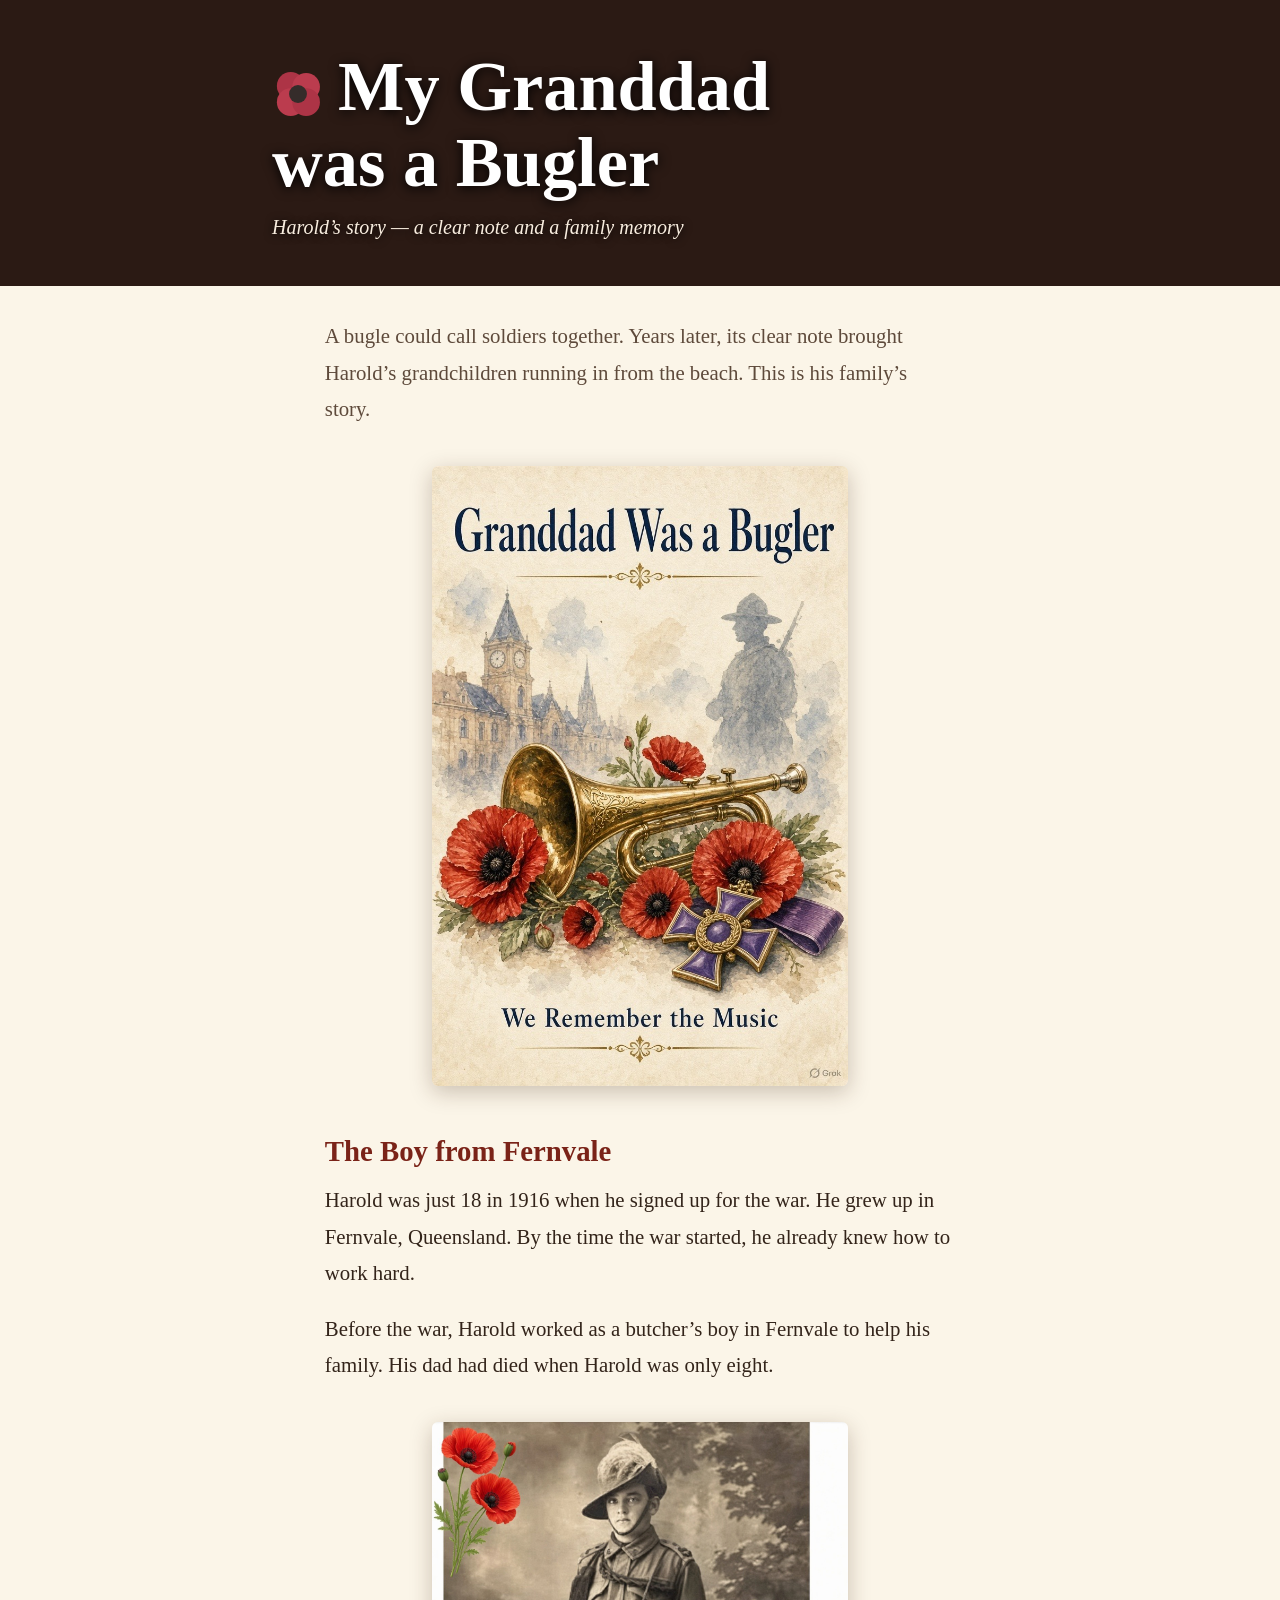
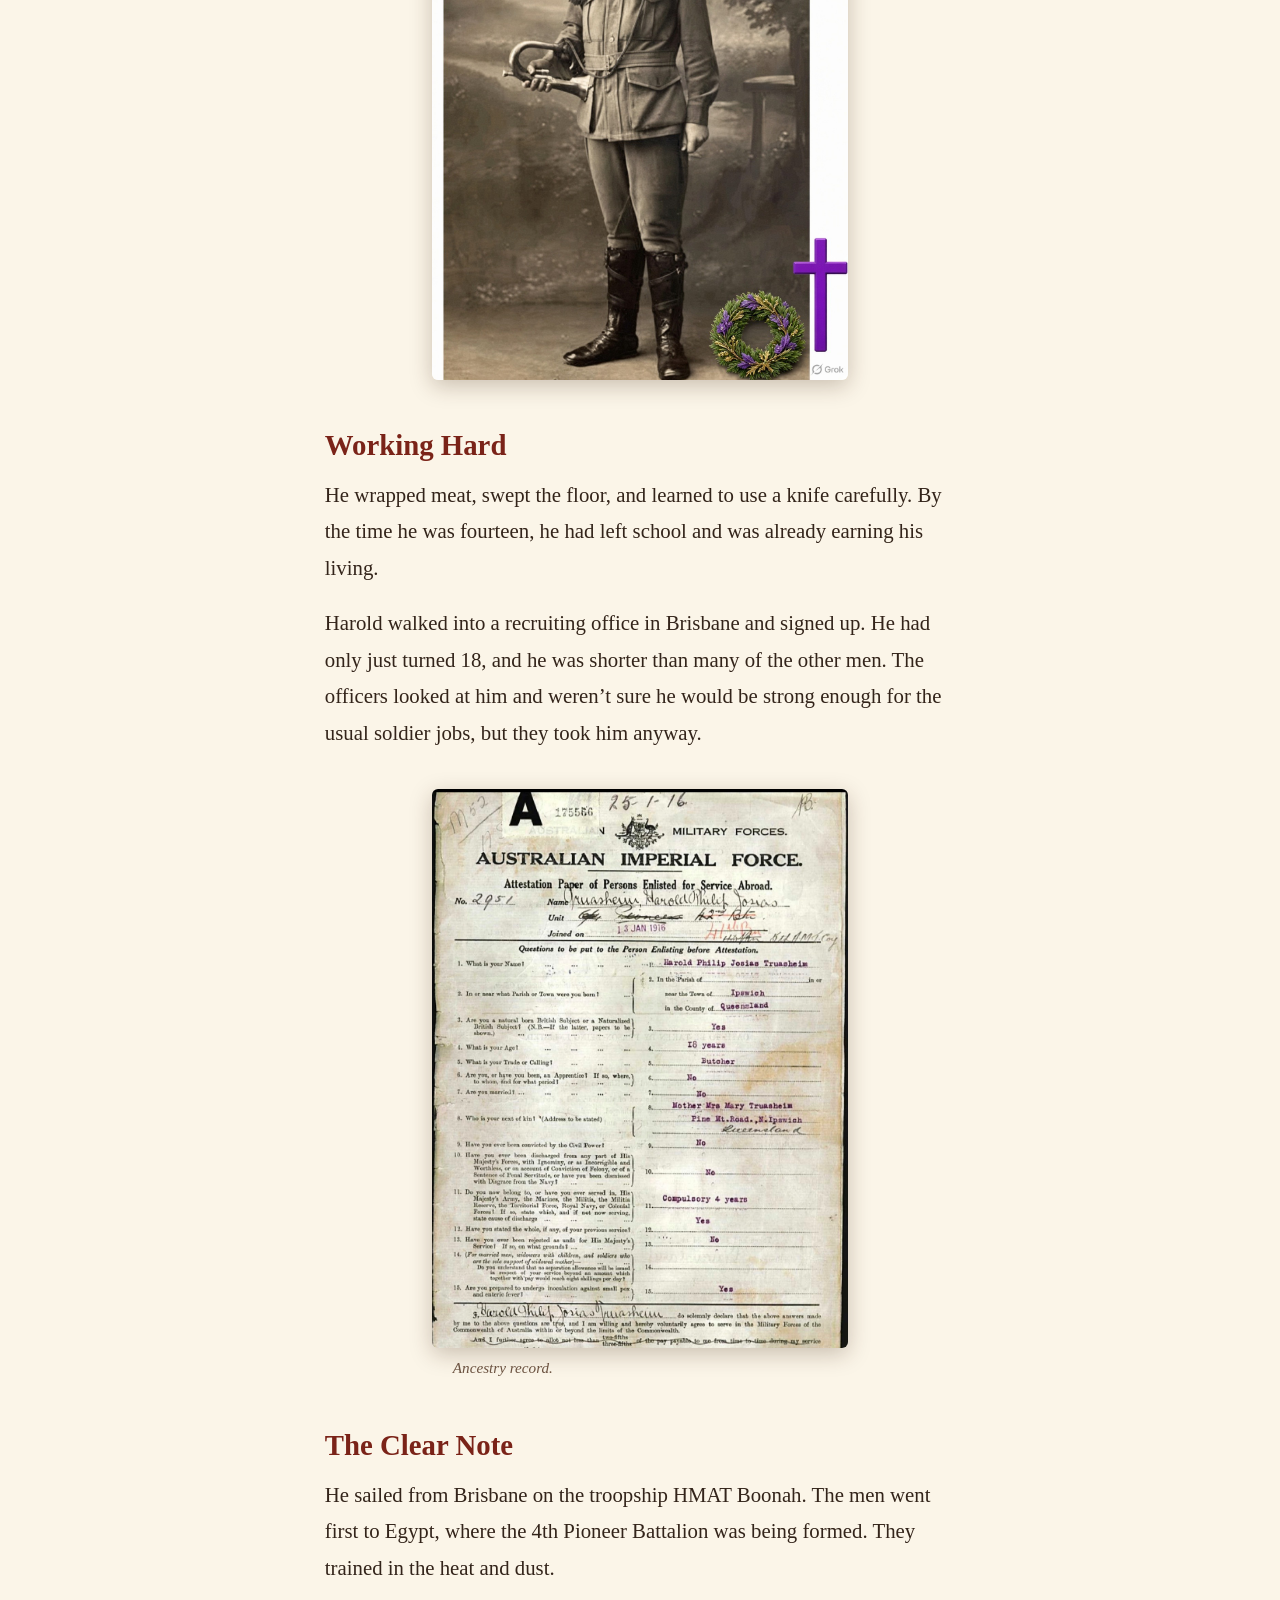
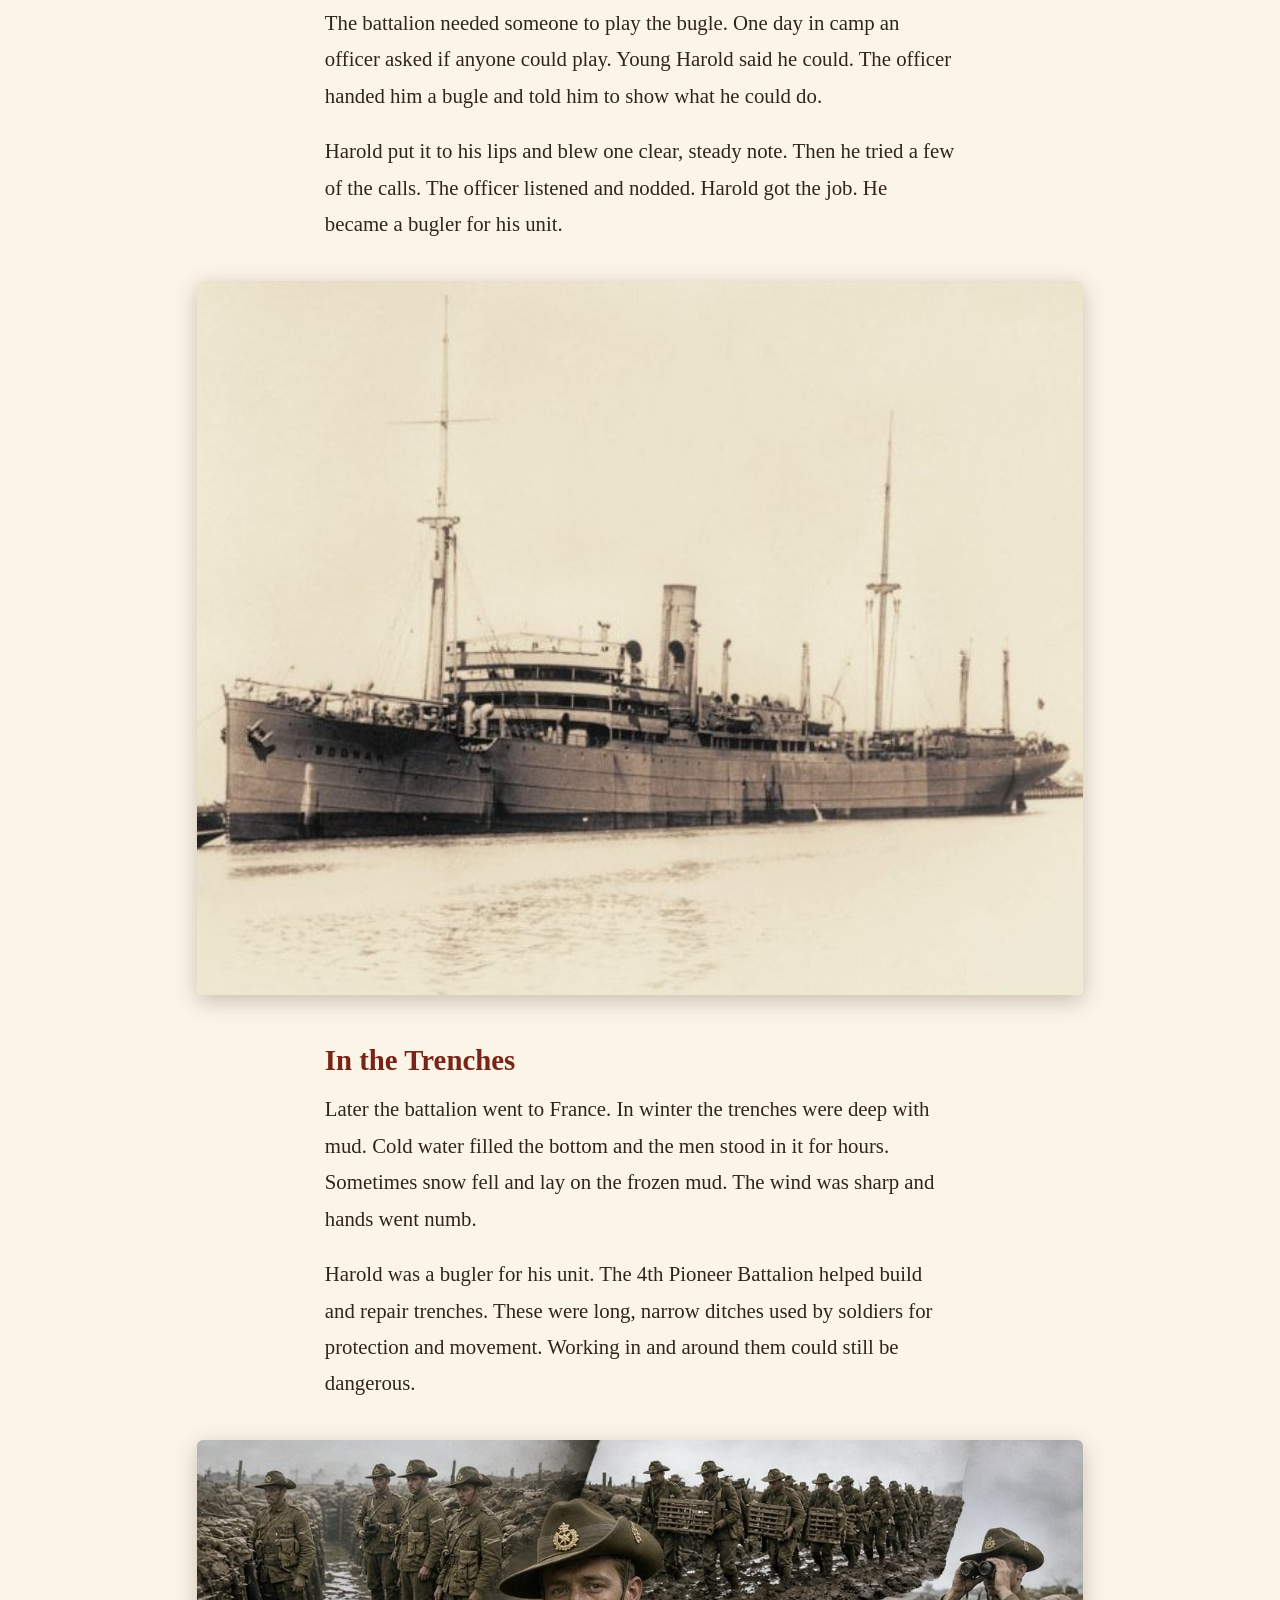
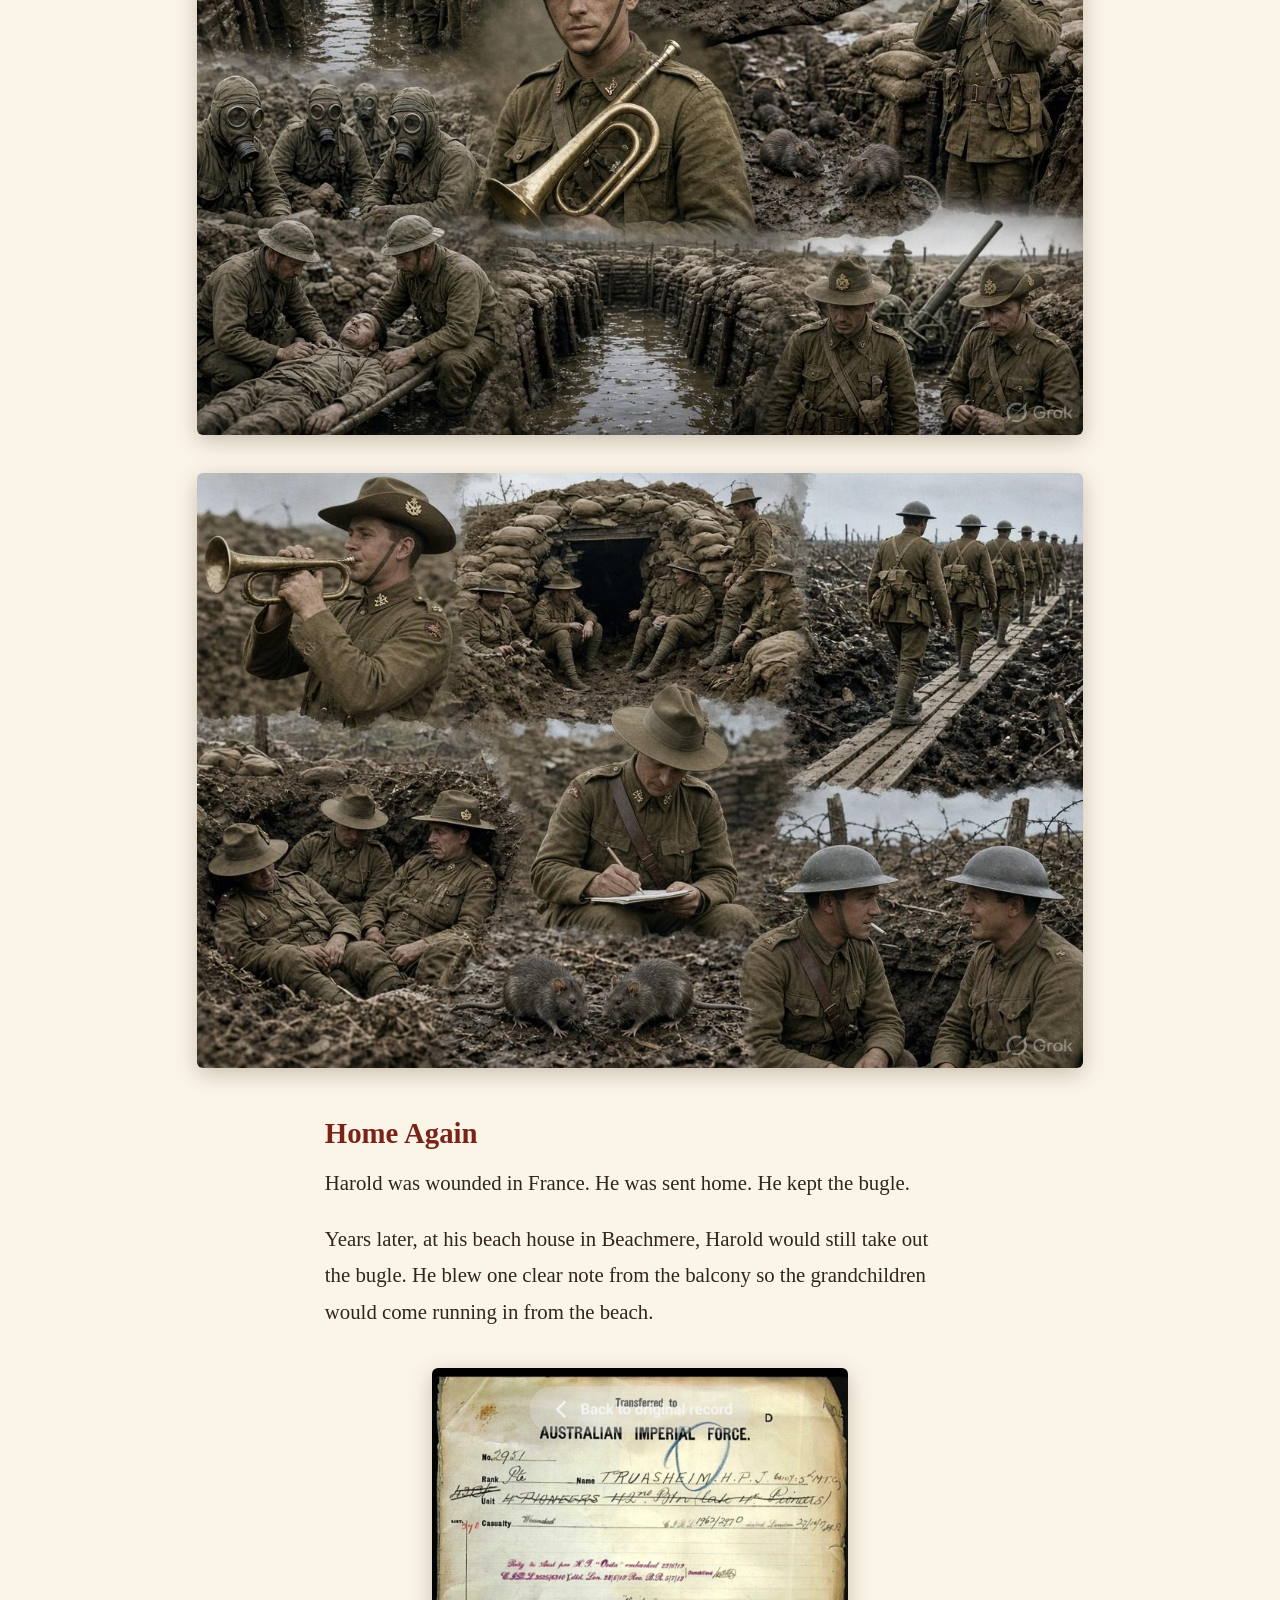
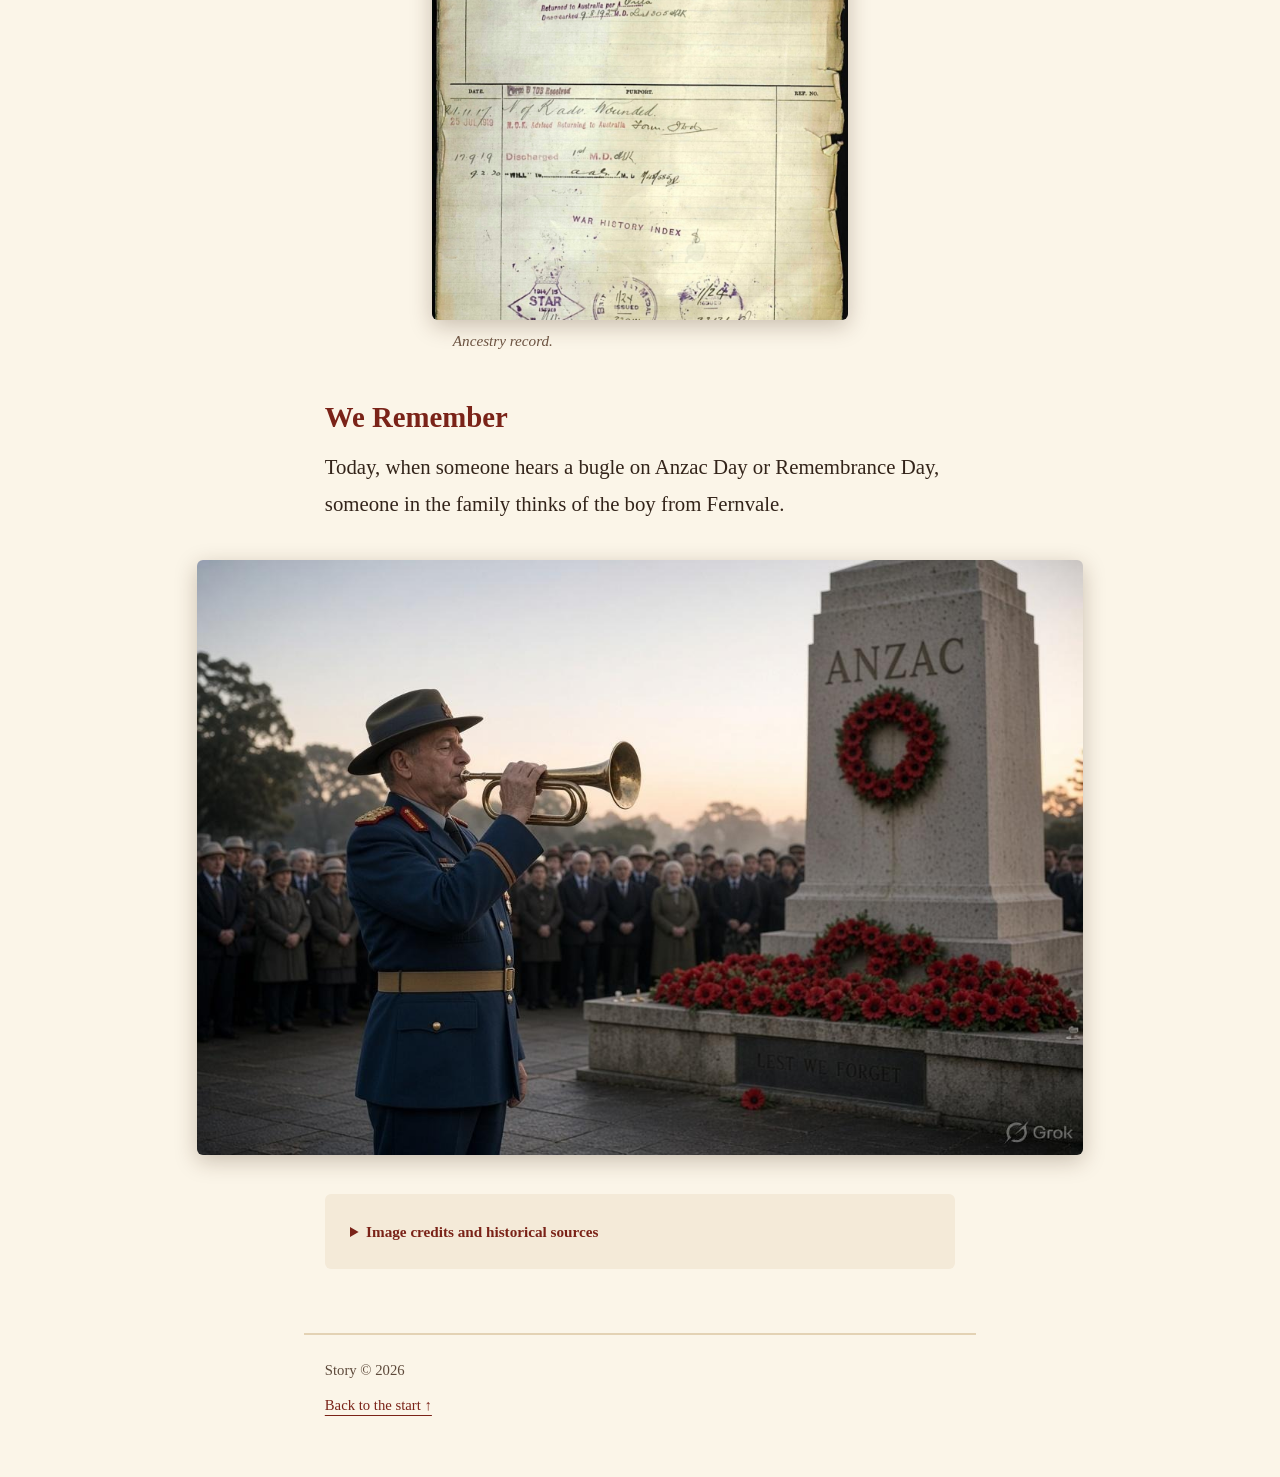
<file: index.html>
<!DOCTYPE html>

<html lang="en-AU"><head><meta charset="utf-8"/><meta content="width=device-width,initial-scale=1" name="viewport"/><meta content="Harold’s family story: a young bugler from Fernvale, and a remembered sound." name="description"/><title>My Granddad was a Bugler — Harold’s Story</title><link href="assets/site.css?v=20261107-oliver-style" rel="stylesheet"/><link href="https://robmac10.github.io/my-granddad-was-a-bugler/" rel="canonical"/><meta content="My Granddad was a Bugler — Harold’s Story" property="og:title"/><meta content="article" property="og:type"/><meta content="https://robmac10.github.io/my-granddad-was-a-bugler/" property="og:url"/><meta content="Harold’s family story: a young bugler from Fernvale, and a remembered sound." property="og:description"/><meta content="https://robmac10.github.io/my-granddad-was-a-bugler/assets/images/harold-facebook-cover.jpg" property="og:image"/><meta content="https://robmac10.github.io/my-granddad-was-a-bugler/assets/images/harold-facebook-cover.jpg" property="og:image:secure_url"/><meta content="1200" property="og:image:width"/><meta content="630" property="og:image:height"/><meta content="image/jpeg" property="og:image:type"/><meta content="The complete My Granddad was a Bugler book cover beside the title Harold’s story on a warm cream background." property="og:image:alt"/><meta content="summary_large_image" name="twitter:card"/><meta content="My Granddad was a Bugler — Harold’s Story" name="twitter:title"/><meta content="Harold’s family story: a young bugler from Fernvale, and a remembered sound." name="twitter:description"/><meta content="https://robmac10.github.io/my-granddad-was-a-bugler/assets/images/harold-facebook-cover.jpg" name="twitter:image"/><meta content="The complete My Granddad was a Bugler book cover beside the title Harold’s story on a warm cream background." name="twitter:image:alt"/></head><body><a class="skip" href="#story">Skip to Harold’s story</a><header class="wrap" id="home"><h1><svg aria-hidden="true" class="poppy-mark" focusable="false" height="44" viewbox="0 0 64 64" width="44"><circle cx="23" cy="22" fill="#ad3446" r="17"></circle><circle cx="42" cy="23" fill="#bb3c4e" r="17"></circle><circle cx="23" cy="42" fill="#bb3c4e" r="17"></circle><circle cx="42" cy="42" fill="#ad3446" r="17"></circle><circle cx="32" cy="32" fill="#352c2a" r="11"></circle></svg>My Granddad was a Bugler</h1><p class="subtitle">Harold’s story — a clear note and a family memory</p></header><main class="wrap"><article class="blog-article"><p class="article-intro">A bugle could call soldiers together. Years later, its clear note brought Harold’s grandchildren running in from the beach. This is his family’s story.</p><div class="opening"><figure class="portrait"><a aria-label="Open larger image: Illustrated cover with a bugle and red poppies." href="assets/images/story-01.jpg"><img alt="Illustrated cover with a bugle and red poppies." fetchpriority="high" height="1168" src="assets/images/story-01.jpg" width="784"/></a></figure></div><section aria-label="Harold’s story" id="story"><section class="story-part" id="part-1"><h2>The Boy from Fernvale</h2><p>Harold was just 18 in 1916 when he signed up for the war. He grew up in Fernvale, Queensland. By the time the war started, he already knew how to work hard.</p><p>Before the war, Harold worked as a butcher’s boy in Fernvale to help his family. His dad had died when Harold was only eight.</p><figure class="portrait"><a aria-label="Open larger image: Portrait-style picture of a young bugler holding his instrument." href="assets/images/story-02.jpg"><img alt="Portrait-style picture of a young bugler holding his instrument." height="1632" loading="lazy" src="assets/images/story-02.jpg" width="1216"/></a></figure></section><section class="story-part" id="part-2"><h2>Working Hard</h2><p>He wrapped meat, swept the floor, and learned to use a knife carefully. By the time he was fourteen, he had left school and was already earning his living.</p><p>Harold walked into a recruiting office in Brisbane and signed up. He had only just turned 18, and he was shorter than many of the other men. The officers looked at him and weren’t sure he would be strong enough for the usual soldier jobs, but they took him anyway.</p><figure class="portrait"><a aria-label="Open larger image: Harold’s attestation paper." href="assets/images/story-03.jpg?v=clean-attestation-20261107"><img alt="Harold’s attestation paper with its original official markings and handwriting." height="1436" loading="lazy" src="assets/images/story-03.jpg?v=clean-attestation-20261107" width="1070"/></a><figcaption>Ancestry record.</figcaption></figure></section><section class="story-part" id="part-3"><h2>The Clear Note</h2><p>He sailed from Brisbane on the troopship HMAT Boonah. The men went first to Egypt, where the 4th Pioneer Battalion was being formed. They trained in the heat and dust.</p><p>The battalion needed someone to play the bugle. One day in camp an officer asked if anyone could play. Young Harold said he could. The officer handed him a bugle and told him to show what he could do.</p><p>Harold put it to his lips and blew one clear, steady note. Then he tried a few of the calls. The officer listened and nodded. Harold got the job. He became a bugler for his unit.</p><figure class="landscape"><a aria-label="Open larger image: HMAT Boonah photograph." href="assets/images/story-04.jpg"><img alt="Historical photograph of the Australian troopship HMAT Boonah, about 1920." height="512" loading="lazy" src="assets/images/story-04.jpg" width="636"/></a></figure></section><section class="story-part" id="part-4"><h2>In the Trenches</h2><p>Later the battalion went to France. In winter the trenches were deep with mud. Cold water filled the bottom and the men stood in it for hours. Sometimes snow fell and lay on the frozen mud. The wind was sharp and hands went numb.</p><p>Harold was a bugler for his unit. The 4th Pioneer Battalion helped build and repair trenches. These were long, narrow ditches used by soldiers for protection and movement. Working in and around them could still be dangerous.</p><figure class="landscape"><a aria-label="Open larger image: Collage of soldiers and a bugler among muddy trenches." href="assets/images/story-05.jpg"><img alt="Collage of soldiers and a bugler among muddy trenches." height="784" loading="lazy" src="assets/images/story-05.jpg" width="1168"/></a></figure><div class="gallery"><figure class="landscape"><a aria-label="Open larger image: Collage of a bugler playing beside a trench and soldiers resting." href="assets/images/story-07.jpg"><img alt="Collage of a bugler playing beside a trench and soldiers resting." height="784" loading="lazy" src="assets/images/story-07.jpg" width="1168"/></a></figure></div></section><section class="story-part" id="home-again"><h2>Home Again</h2><p>Harold was wounded in France. He was sent home. He kept the bugle.</p><p>Years later, at his beach house in Beachmere, Harold would still take out the bugle. He blew one clear note from the balcony so the grandchildren would come running in from the beach.</p><figure class="portrait"><a aria-label="Open larger image: Harold’s service record." href="assets/images/story-09.jpg?v=clean-service-record-20261107"><img alt="Harold’s service record showing its original handwriting and official stamps." height="1432" loading="lazy" src="assets/images/story-09.jpg?v=clean-service-record-20261107" width="1080"/></a><figcaption>Ancestry record.</figcaption></figure></section><section class="story-part" id="part-6"><h2>We Remember</h2><p>Today, when someone hears a bugle on Anzac Day or Remembrance Day, someone in the family thinks of the boy from Fernvale.</p><figure class="landscape"><a aria-label="Open larger image: Illustration of a bugler playing beside an Anzac memorial and wreaths." href="assets/images/story-10.jpg"><img alt="Illustration of a bugler playing beside an Anzac memorial and wreaths." height="784" loading="lazy" src="assets/images/story-10.jpg" width="1168"/></a></figure></section></section><details class="sources"><summary>Image credits and historical sources</summary><p>This family recollection has not been independently checked against service records. Some artwork is AI-generated. Illustrations are not presented as authenticated photographs.</p><p>The family identifies the two records as Ancestry records. Their contents have not been independently verified here.</p><p>Ship photograph: <a href="https://commons.wikimedia.org/wiki/File:HMAT_Boonah.jpg">HMAT Boonah, about 1920 — Wikimedia Commons</a>. Photographer not identified on the file page. The file is marked public domain under PD-Australia and PD-1996. This photograph shows the vessel, not a verified image of Harold’s voyage.</p><p>Creators and underlying rights for the other images have not been established; no public-domain status is claimed for them.</p><p>Historical context: <a href="https://www.awm.gov.au/commemoration/remembrance-day/traditions">Australian War Memorial: Origins of Remembrance Day</a>; <a href="https://www.awm.gov.au/commemoration/customs-and-ceremony/poppies">Flanders poppies</a>; <a href="https://www.awm.gov.au/commemoration/customs-and-ceremony/last-post">The Last Post</a>.</p><p>4th Pioneer Battalion and trenches: Australian War Memorial records show members <a href="https://www.awm.gov.au/collection/E03358">moving up to the trenches at Le Verguier</a>, <a href="https://www.awm.gov.au/collection/C1223148">digging a support trench at Hamel</a>, and <a href="https://www.awm.gov.au/collection/P11031309">repairing communication trenches near Pozières</a>. These establish the unit’s work, not Harold’s individual duties or where he sounded his bugle.</p></details></article></main><footer class="wrap"><p>Story © 2026</p><p><a href="#home">Back to the start ↑</a></p></footer></body></html>
</file>
<file: assets/site.css>
*{box-sizing:border-box}html{scroll-behavior:smooth;scroll-padding-top:24px}body{margin:0;background:#fbf3e6;color:#3d332d;font-family:Georgia,"Times New Roman",serif;font-size:24px;line-height:1.8}.wrap{max-width:990px;padding:0 28px;margin:auto}header{padding-top:48px!important;padding-bottom:24px!important}h1,h2,h3{line-height:1.2;text-wrap:balance}h1{font-size:clamp(2.2rem,6vw,3.8rem);color:#8c3040;margin:10px 0}h2{font-size:2.1rem;color:#8c3040}h3{font-size:1.85rem;margin:10px 0 25px}p{margin:0 0 1.15em}.subtitle{font-size:1.5rem}.eyebrow{font:700 .85rem/1.5 system-ui,sans-serif;letter-spacing:.1em;text-transform:uppercase;color:#695444}.note,figcaption{font:1rem/1.65 system-ui,sans-serif;color:#5c5148}a{color:#7c2938;text-underline-offset:5px}a:hover{color:#402b24}nav{display:flex;gap:12px 24px;flex-wrap:wrap;padding:20px 0;border-block:1px solid #d6c5ae;font:700 1.05rem/1.5 system-ui,sans-serif}nav a{padding:8px 0}.opening{display:grid;grid-template-columns:1fr 1.3fr;gap:40px;align-items:center;padding:24px 0 32px}.opening h2{margin-top:0}.opening figure{margin:0}.gentle{background:#eee4d5;border-radius:14px;padding:20px 24px;font-size:1.05rem;line-height:1.7}.story-part{padding:40px 0 36px;border-bottom:1px solid #d9c9b3}.story-part p{max-width:830px}.story-part>.eyebrow{margin:0}.story-part figure{margin:34px auto}.story-part p:not(.eyebrow){font-size:clamp(22px,2.5vw,26px)}figure{margin:24px auto}figure img{display:block;width:100%;height:auto;border-radius:12px;box-shadow:0 8px 24px #68442618}figure a{display:block}.portrait{max-width:520px}.landscape{max-width:860px}figcaption{padding:14px 5px 0}.image-kind{display:block;font-size:.88rem;margin-top:6px;font-style:italic}.gallery{display:grid;gap:22px}.gallery figure{margin:10px auto}.remember,.listen{padding:40px 30px;margin:40px 0;border-radius:20px;background:#fffaf2;border:1px solid #ddc9aa}.remember .eyebrow,.listen .eyebrow{margin-bottom:10px}.remember h2,.listen h2{margin-top:0}.lest{font-size:1.8rem;color:#8c3040;font-weight:bold}.button{display:inline-block;padding:14px 20px;border-radius:12px;background:#87313e;color:#fff;text-decoration:none;font:700 1.08rem/1.5 system-ui,sans-serif}.button:hover{background:#652430;color:#fff}.listen-links{display:flex;flex-direction:column;align-items:flex-start;gap:20px;margin:24px 0}.sources{font:1rem/1.8 system-ui,sans-serif;background:#eee4d5;padding:22px;border-radius:14px}.sources summary{font-weight:bold;cursor:pointer;padding:6px}.sources p{margin-top:18px}.skip{position:absolute;top:-100px;left:12px;padding:15px;background:white;z-index:5}.skip:focus{top:10px}a:focus-visible,summary:focus-visible,button:focus-visible{outline:3px solid #235e69;outline-offset:5px}footer{margin-top:40px!important;padding-block:30px!important;border-top:1px solid #d6c5ae;font:1rem/1.8 system-ui,sans-serif}footer p{margin-bottom:12px}.simple-paper{max-width:850px;margin:40px auto;padding:30px}.drawing-space{height:320px;border:1px solid #aa9681;margin:25px 0;background:white}.writing-space{height:180px;background:repeating-linear-gradient(transparent 0 42px,#c8b9a7 43px 44px)}button{font:inherit;padding:10px 20px;cursor:pointer}.print-tools{display:flex;gap:24px;align-items:center;flex-wrap:wrap;margin-bottom:30px}@media(max-width:650px){.wrap{padding-inline:20px}.opening{grid-template-columns:1fr;gap:26px}.opening figure{max-width:370px;margin:auto}.opening>div{order:-1}header{padding-top:28px!important}h2{font-size:1.85rem}.remember,.listen{padding:26px 20px}.story-part{padding-block:30px}.simple-paper{margin:20px 0;padding:20px}body{font-size:22px}.portrait{max-width:100%}}@media(prefers-reduced-motion:reduce){html{scroll-behavior:auto}}@media print{body{background:white;color:#111;font-size:16pt}.wrap{max-width:none;padding:0}.opening{display:block}.opening figure{max-width:300px}.story-part{break-before:page}figure{break-inside:avoid}.portrait{max-width:300px}.landscape{max-width:550px}nav,.skip,footer,.print-tools{display:none!important}.remember,.listen{padding:16px;border-color:#aaa}a{color:#111}.simple-paper{margin:0;padding:0}.sources{font-size:11pt}}

/* Flowing article layout */
.wrap{max-width:920px}.blog-article{max-width:820px;margin:auto}.article-intro{font-size:1.35rem;color:#6d4a3b;margin:10px 0 34px;line-height:1.7}.opening{display:block;padding:0 0 28px}.opening figure{max-width:420px;margin:0 auto}.story-part{border:0;padding:34px 0 16px}.story-part h2{margin:0 0 24px;font-size:1.85rem;color:#713b3c}.remember,.listen{background:none;border:0;border-top:1px solid #d6c5ae;border-radius:0;padding:34px 0;margin:32px 0}.sources{background:#f1e7d7;font-size:.95rem}.subtitle{font-size:1.2rem;color:#72594b}header{border-bottom:1px solid #d6c5ae;margin-bottom:35px!important}.gallery{gap:20px}@media print{.story-part{break-before:auto}.article-intro{font-size:17pt}}

.poppy-mark{display:inline-block;vertical-align:middle;flex-shrink:0;margin-right:14px;width:42px;height:42px}h1 .poppy-mark{width:52px;height:52px}.lest .poppy-mark{width:30px;height:30px}.trench-tour{margin:34px 0 14px;padding:26px;border-left:4px solid #a93649;border-radius:0 14px 14px 0;background:#f0e5d4}.trench-tour h3{font-size:1.6rem;margin:8px 0 18px}.trench-tour>p:not(.note):not(.tour-kicker){font-size:22px}.tour-kicker{font:700 .8rem/1.6 system-ui,sans-serif;text-transform:uppercase;letter-spacing:.08em;margin-bottom:6px}.trench-tour .note{font:1rem/1.7 system-ui,sans-serif}@media(max-width:650px){h1 .poppy-mark{width:38px;height:38px}.poppy-mark{width:34px;height:34px}.trench-tour{padding:22px 18px}}

/* Oliver companion-blog styling: shared type, palette, measure and image treatment. */
body{background:#fbf5e8;color:#33241a;font-family:Georgia,'Times New Roman',serif;font-size:1.3rem;line-height:1.75}
header.wrap{max-width:none;position:relative;background:#2b1a14;color:#fff;border:0;padding:3rem 1.4rem 2.6rem!important;margin:0 auto 2rem!important}
header h1,header .subtitle{max-width:46rem;margin-left:auto;margin-right:auto}
header h1{font-size:clamp(2.4rem,7vw,4.4rem);line-height:1.08;margin-top:0;margin-bottom:.6rem;color:#fff;text-shadow:0 2px 12px #000}
header .subtitle{font-style:italic;font-size:1.25rem;color:#f8eddf;margin-bottom:0;text-shadow:0 1px 8px #000}
main.wrap{max-width:42rem;margin:0 auto;padding:0 1.3rem 4rem}
.blog-article{max-width:none;margin:0}
.article-intro{font-size:1.3rem;line-height:1.75;color:#5e4a3b;margin:0 0 2rem}
h2,.story-part h2{color:#7a2318;font-size:1.8rem;line-height:1.25;margin:3rem 0 .8rem}
.story-part{padding:0;border:0}.story-part p:not(.eyebrow){font-size:1.3rem;line-height:1.75;max-width:none}
p{margin:0 0 1.2rem}
.opening{padding:0}.opening figure{max-width:26rem;margin:2.4rem auto}
figure,.story-part figure,.gallery figure{margin:2.4rem 0}
figure img{border-radius:6px;box-shadow:0 6px 22px rgba(60,30,10,.25);object-fit:contain;filter:none}
figure.portrait,.story-part figure.portrait{max-width:26rem;margin-left:auto;margin-right:auto}
figure.landscape,.story-part figure.landscape{max-width:none;margin-left:-1.3rem;margin-right:-1.3rem}
figure.landscape img{border-radius:0}
figcaption{font-family:Georgia,'Times New Roman',serif;font-size:.95rem;color:#6b5240;font-style:italic;padding:.6rem 1.3rem 0;line-height:1.5}
.gallery{display:block}
.remember,.listen{background:none;border:0;border-radius:0;padding:0;margin:3rem 0}
.remember h2,.listen h2{margin:0 0 .8rem}
.lest{text-align:center;font-size:1.7rem;color:#7a2318;font-weight:bold;margin-top:2.5rem}
a{color:#7a2318;word-break:break-word}
.button{background:#7a2318;font-family:Georgia,'Times New Roman',serif;font-size:1.1rem;border-radius:6px}
.button:hover{background:#581a12}
.gentle{background:#f2e8d5;border-left:3px solid #d5bc94;border-radius:6px;padding:1rem 1.2rem;font-size:1.05rem;line-height:1.65}
.note{font-family:Georgia,'Times New Roman',serif;font-size:1rem;line-height:1.65;color:#6b5240}
.sources{font-family:Georgia,'Times New Roman',serif;background:#f4ead8;border-radius:6px;font-size:.95rem;line-height:1.65;padding:1.2rem}
.sources summary{color:#7a2318}
footer.wrap{max-width:42rem;margin:0 auto!important;padding:1.5rem 1.3rem 3rem!important;font-family:Georgia,'Times New Roman',serif;font-size:.92rem;line-height:1.55;color:#5e4a3b;border-top:2px solid #e3d2b4}
.trench-tour{background:#f2e8d5;border-left-color:#7a2318;border-radius:0 6px 6px 0;padding:1.3rem;margin:2.4rem 0}
.trench-tour h3{color:#7a2318;font-family:Georgia,'Times New Roman',serif;font-size:1.45rem}
.trench-tour>p:not(.note):not(.tour-kicker){font-size:1.2rem}.trench-tour .note{font-family:Georgia,'Times New Roman',serif}
.simple-paper{max-width:42rem;padding:0 1.3rem;margin:2rem auto}.simple-paper h1{color:#7a2318}
@media(min-width:900px){figure.landscape,.story-part figure.landscape{margin-left:-8rem;margin-right:-8rem}figure.landscape img{border-radius:6px}}
@media(max-width:650px){body{font-size:1.3rem}.story-part p:not(.eyebrow){font-size:1.3rem}header.wrap{padding:2rem 1.3rem!important}header h1{font-size:clamp(2.4rem,7vw,4.4rem)}.remember,.listen{padding:0}.opening figure{max-width:26rem;margin:2.4rem auto}.simple-paper{margin:2rem auto;padding:0 1.3rem}}
@media print{body{background:white;color:#111;font-size:13pt;line-height:1.55}header.wrap{background:white;color:#111;padding:0 0 1rem!important}header h1,header .subtitle{color:#111;text-shadow:none}main.wrap{padding:0;max-width:none}.story-part p:not(.eyebrow){font-size:13pt}figure.landscape,.story-part figure.landscape{margin:1.5rem auto;max-width:100%}figure img{box-shadow:none}.article-intro{font-size:14pt}}
</file>
